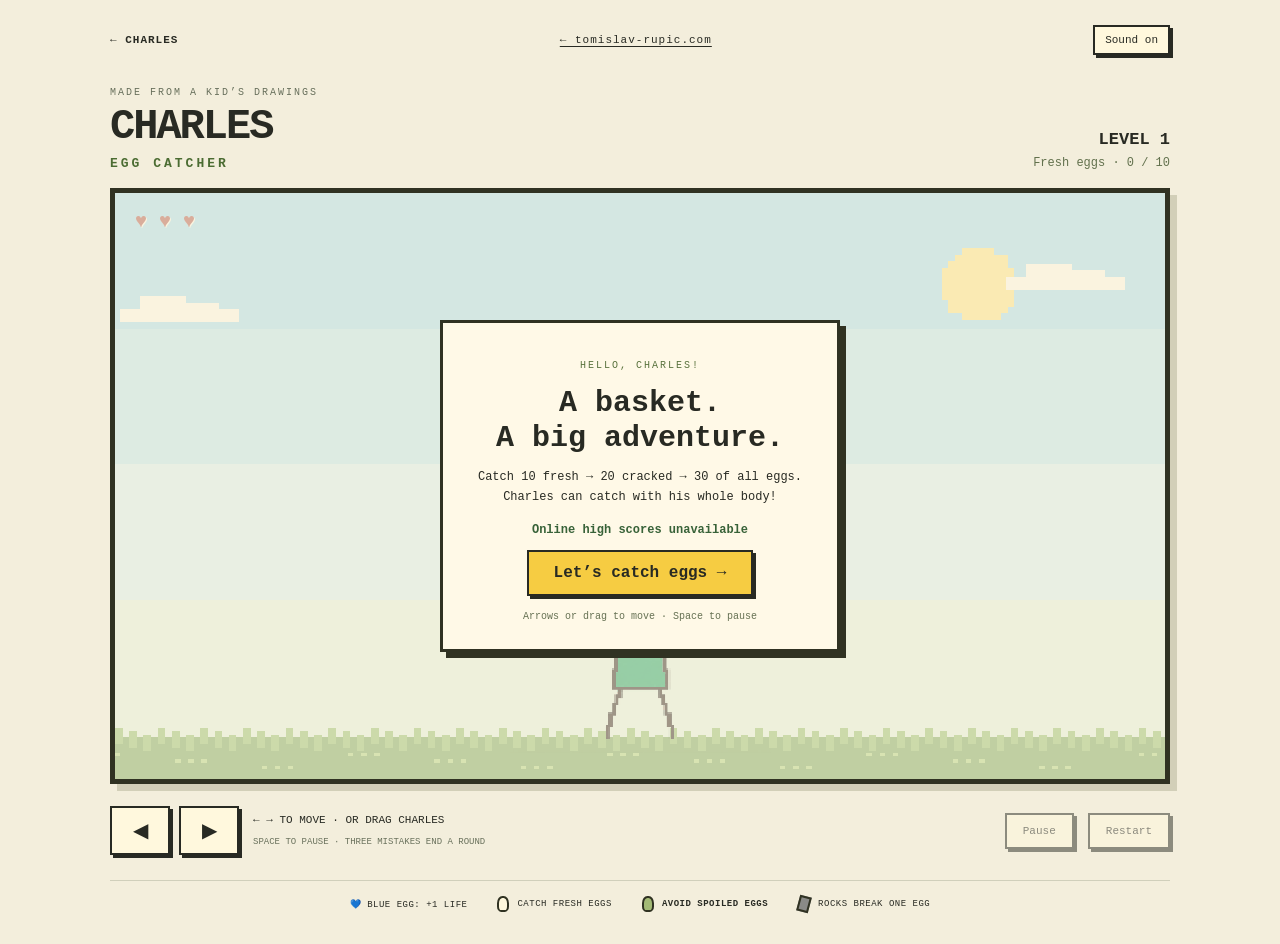
<file: index.html>
<!doctype html>
<html lang="en">
<head>
 <meta charset="utf-8"><meta name="viewport" content="width=device-width, initial-scale=1, viewport-fit=cover">
 <title>Charles · Egg catcher · PXL/01</title>
 <meta name="description" content="Catch eggs, dodge mischievous enemies, and chase the world high score. A free pixel-art game made from a kid’s drawings.">
 <link rel="canonical" href="https://tomislavrupic.github.io/charles-egg-catcher/">
 <meta property="og:type" content="website">
 <meta property="og:site_name" content="Charles · PXL/01">
 <meta property="og:title" content="Charles · Egg Catcher">
 <meta property="og:description" content="Catch eggs. Chase high scores. Play the free pixel-art game made from a kid’s drawings.">
 <meta property="og:url" content="https://tomislavrupic.github.io/charles-egg-catcher/">
 <meta property="og:image" content="https://tomislavrupic.github.io/charles-egg-catcher/assets/charles/share-banner-v1.png">
 <meta property="og:image:secure_url" content="https://tomislavrupic.github.io/charles-egg-catcher/assets/charles/share-banner-v1.png">
 <meta property="og:image:type" content="image/png">
 <meta property="og:image:width" content="1734">
 <meta property="og:image:height" content="907">
 <meta property="og:image:alt" content="Charles smiling beneath a basket of eggs and a glowing blue life egg, beside the title Charles Egg Catcher in a pixel-art sunset.">
 <meta name="twitter:card" content="summary_large_image">
 <meta name="twitter:title" content="Charles · Egg Catcher">
 <meta name="twitter:description" content="Catch eggs. Chase high scores. Play free!">
 <meta name="twitter:image" content="https://tomislavrupic.github.io/charles-egg-catcher/assets/charles/share-banner-v1.png">
 <meta name="twitter:image:alt" content="Charles Egg Catcher: smiling Charles, an egg basket, and a glowing blue egg against a pixel-art sunset.">
 <link rel="icon" type="image/png" href="assets/charles/app-icon-v3.png">
 <link rel="apple-touch-icon" href="assets/charles/app-icon-v3.png">
 <link rel="stylesheet" href="prototype/charles.css">
</head>
<body>
 <main>
  <header><a href="./" aria-label="Restart Charles">← CHARLES</a><a class="pixel-records-home-link" href="https://tomislav-rupic.com/" style="display:inline-flex;align-items:center;min-height:44px;padding:8px 12px;color:inherit;text-decoration:underline;text-underline-offset:3px;font:inherit">← tomislav-rupic.com</a><button id="sound" aria-pressed="false">Sound on</button></header>
  <div class="heading"><div><p>MADE FROM A KID’S DRAWINGS</p><h1>CHARLES<span>EGG CATCHER</span></h1></div><div class="round-info"><b id="level">LEVEL 1</b><span id="time">Fresh eggs · 0 / 10</span></div></div>
  <section class="stage" aria-label="Charles egg-catching game">
   <canvas id="game" width="960" height="540" tabindex="0" aria-label="Move Charles left and right to catch fresh eggs and avoid spoiled eggs and rocks"></canvas>
   <div class="hud"><span id="lives" aria-label="3 chances remaining">♥ ♥ ♥</span><span id="message" role="status" aria-live="polite"></span></div>
   <div id="slow" role="status" hidden></div>
   <div id="overlay"><div class="card"><p id="eyebrow">HELLO, CHARLES!</p><h2 id="headline">A basket.<br>A big adventure.</h2><p id="description">Catch 10 fresh → 20 cracked → 30 of all eggs.<br>Charles can catch with his whole body!</p><p id="record" aria-live="polite">Loading high scores…</p><section id="high-scores" hidden aria-label="Online high scores"><h3>WORLD TOP 10</h3><ol id="score-list"></ol><p id="scores-status" role="status"></p><form id="score-form" hidden><label for="player-name">Your nickname</label><div class="score-entry"><input id="player-name" name="nickname" maxlength="16" required autocomplete="nickname" placeholder="Charles" enterkeyhint="done"><button id="save-score" type="submit">Save score</button></div><p class="small">Your nickname and score will be public.</p></form></section><button id="start" disabled>Loading Charles…</button><p class="small" id="load-status">Preparing your drawings</p></div></div>
  </section>
  <footer><div class="move-buttons"><button id="left" aria-label="Move left">◀</button><button id="right" aria-label="Move right">▶</button></div><p>← → TO MOVE · OR DRAG CHARLES<br><span>SPACE TO PAUSE · THREE MISTAKES END A ROUND</span></p><button id="pause" disabled>Pause</button><button id="restart" disabled>Restart</button></footer>
  <div class="legend"><span>💙 BLUE EGG: +1 LIFE</span><span><i class="egg"></i> CATCH FRESH EGGS</span><span><i class="egg spoiled"></i> <b id="spoiled-rule">AVOID SPOILED EGGS</b></span><span><i class="rock"></i> ROCKS BREAK ONE EGG</span></div>
 </main>
 <script type="module" src="prototype/charles.mjs"></script>
</body>
</html>
</file>
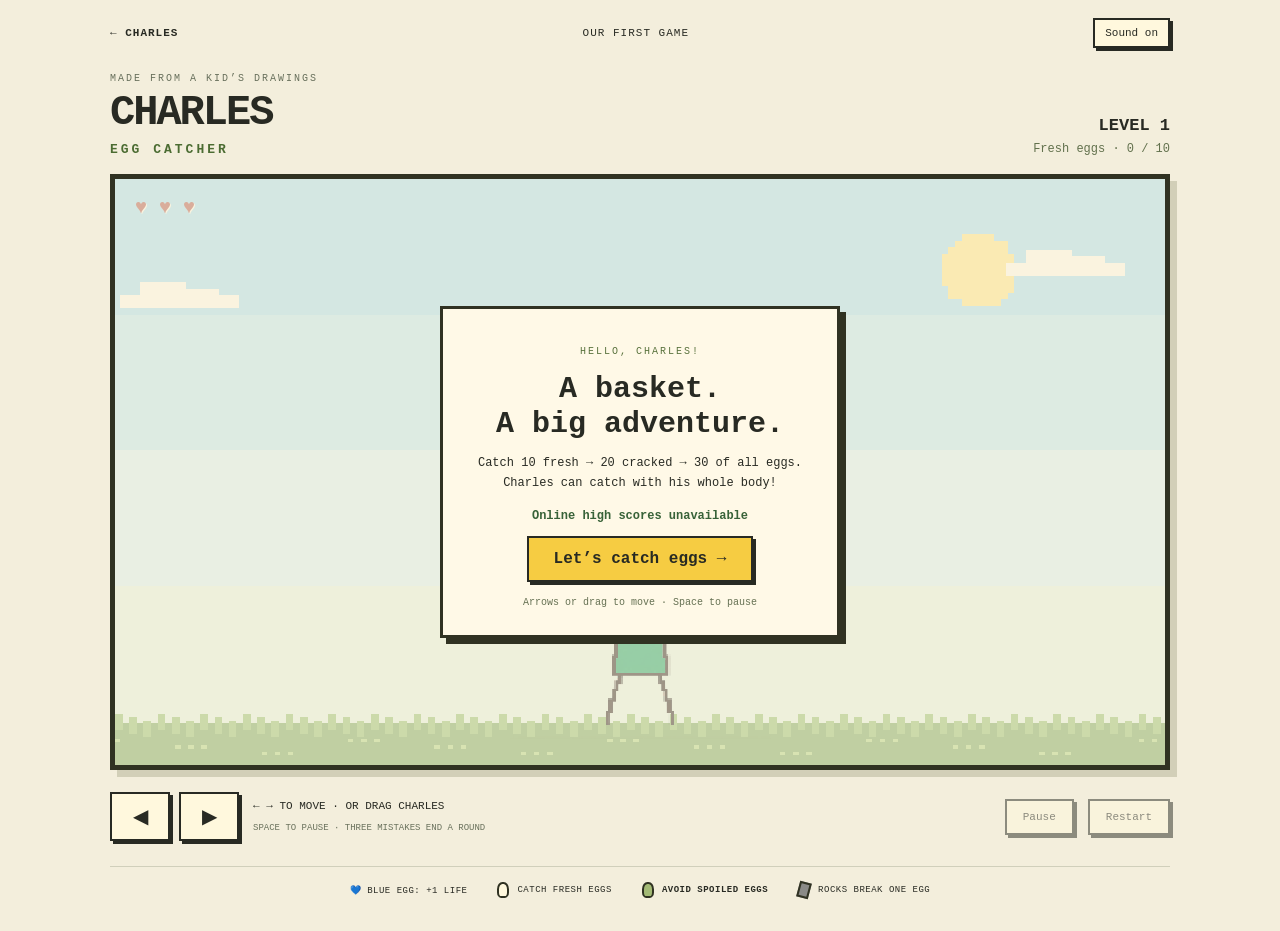
<file: charles.html>
<!doctype html>
<html lang="en">
<head>
 <meta charset="utf-8"><meta name="viewport" content="width=device-width, initial-scale=1, viewport-fit=cover">
 <title>Charles · Egg catcher · PXL/01</title>
 <meta name="description" content="Catch eggs, dodge mischievous enemies, and chase the world high score. A free pixel-art game made from a kid’s drawings.">
 <link rel="canonical" href="https://tomislavrupic.github.io/charles-egg-catcher/">
 <meta property="og:type" content="website">
 <meta property="og:site_name" content="Charles · PXL/01">
 <meta property="og:title" content="Charles · Egg Catcher">
 <meta property="og:description" content="Catch eggs. Chase high scores. Play the free pixel-art game made from a kid’s drawings.">
 <meta property="og:url" content="https://tomislavrupic.github.io/charles-egg-catcher/">
 <meta property="og:image" content="https://tomislavrupic.github.io/charles-egg-catcher/assets/charles/share-banner-v1.png">
 <meta property="og:image:secure_url" content="https://tomislavrupic.github.io/charles-egg-catcher/assets/charles/share-banner-v1.png">
 <meta property="og:image:type" content="image/png">
 <meta property="og:image:width" content="1734">
 <meta property="og:image:height" content="907">
 <meta property="og:image:alt" content="Charles smiling beneath a basket of eggs and a glowing blue life egg, beside the title Charles Egg Catcher in a pixel-art sunset.">
 <meta name="twitter:card" content="summary_large_image">
 <meta name="twitter:title" content="Charles · Egg Catcher">
 <meta name="twitter:description" content="Catch eggs. Chase high scores. Play free!">
 <meta name="twitter:image" content="https://tomislavrupic.github.io/charles-egg-catcher/assets/charles/share-banner-v1.png">
 <meta name="twitter:image:alt" content="Charles Egg Catcher: smiling Charles, an egg basket, and a glowing blue egg against a pixel-art sunset.">
 <link rel="icon" type="image/png" href="assets/charles/app-icon-v3.png">
 <link rel="apple-touch-icon" href="assets/charles/app-icon-v3.png">
 <link rel="stylesheet" href="prototype/charles.css">
</head>
<body>
 <main>
  <header><a href="./" aria-label="Restart Charles">← CHARLES</a><span>OUR FIRST GAME</span><button id="sound" aria-pressed="false">Sound on</button></header>
  <div class="heading"><div><p>MADE FROM A KID’S DRAWINGS</p><h1>CHARLES<span>EGG CATCHER</span></h1></div><div class="round-info"><b id="level">LEVEL 1</b><span id="time">Fresh eggs · 0 / 10</span></div></div>
  <section class="stage" aria-label="Charles egg-catching game">
   <canvas id="game" width="960" height="540" tabindex="0" aria-label="Move Charles left and right to catch fresh eggs and avoid spoiled eggs and rocks"></canvas>
   <div class="hud"><span id="lives" aria-label="3 chances remaining">♥ ♥ ♥</span><span id="message" role="status" aria-live="polite"></span></div>
   <div id="slow" role="status" hidden></div>
   <div id="overlay"><div class="card"><p id="eyebrow">HELLO, CHARLES!</p><h2 id="headline">A basket.<br>A big adventure.</h2><p id="description">Catch 10 fresh → 20 cracked → 30 of all eggs.<br>Charles can catch with his whole body!</p><p id="record" aria-live="polite">Loading high scores…</p><section id="high-scores" hidden aria-label="Online high scores"><h3>WORLD TOP 10</h3><ol id="score-list"></ol><p id="scores-status" role="status"></p><form id="score-form" hidden><label for="player-name">Your nickname</label><div class="score-entry"><input id="player-name" name="nickname" maxlength="16" required autocomplete="nickname" placeholder="Charles" enterkeyhint="done"><button id="save-score" type="submit">Save score</button></div><p class="small">Your nickname and score will be public.</p></form></section><button id="start" disabled>Loading Charles…</button><p class="small" id="load-status">Preparing your drawings</p></div></div>
  </section>
  <footer><div class="move-buttons"><button id="left" aria-label="Move left">◀</button><button id="right" aria-label="Move right">▶</button></div><p>← → TO MOVE · OR DRAG CHARLES<br><span>SPACE TO PAUSE · THREE MISTAKES END A ROUND</span></p><button id="pause" disabled>Pause</button><button id="restart" disabled>Restart</button></footer>
  <div class="legend"><span>💙 BLUE EGG: +1 LIFE</span><span><i class="egg"></i> CATCH FRESH EGGS</span><span><i class="egg spoiled"></i> <b id="spoiled-rule">AVOID SPOILED EGGS</b></span><span><i class="rock"></i> ROCKS BREAK ONE EGG</span></div>
 </main>
 <script type="module" src="prototype/charles.mjs"></script>
</body>
</html>
</file>
<file: prototype/charles.css>
:root{font-family:ui-monospace,SFMono-Regular,Menlo,Consolas,monospace;color:#282a23;background:#f3eedc;font-synthesis:none}*{box-sizing:border-box}body{margin:0}button,a{-webkit-tap-highlight-color:transparent}button{font:inherit;cursor:pointer;color:inherit;border:2px solid #282a23;background:#fff8dd;padding:10px 16px;box-shadow:3px 3px 0 #282a23}button:active{transform:translate(2px,2px);box-shadow:1px 1px 0 #282a23}button:disabled{opacity:.5;cursor:default}button:focus-visible,a:focus-visible,canvas:focus-visible{outline:3px solid #2365bb;outline-offset:4px}main{max-width:1120px;margin:auto;padding:18px 30px}header{display:flex;align-items:center;justify-content:space-between;gap:15px;font-size:11px;letter-spacing:1px}header a{color:inherit;text-decoration:none;font-weight:bold}header button{font-size:11px;padding:7px 10px}.heading{display:flex;align-items:flex-end;justify-content:space-between;margin:25px 0 18px;gap:15px}.heading p{font-size:10px;letter-spacing:2px;margin:0 0 8px;color:#68705c}h1{font-size:42px;letter-spacing:-2px;line-height:1;margin:0}h1 span{font-size:13px;letter-spacing:3px;display:block;margin-top:9px;color:#4b6c32}.round-info{text-align:right;font-size:12px}.round-info b,.round-info span{display:block}.round-info b{font-size:17px}.round-info span{margin-top:7px;color:#62714d}.stage{position:relative;border:5px solid #303222;box-shadow:7px 7px 0 #d2cfb8;background:#fff4d2;aspect-ratio:16/9;overflow:hidden}canvas{display:block;width:100%;height:100%;image-rendering:pixelated;touch-action:none}.hud{position:absolute;top:17px;left:20px;right:20px;display:flex;justify-content:space-between;gap:10px;pointer-events:none;font-weight:bold;font-size:20px;color:#aa4336;text-shadow:1px 1px #fff9e4}#message{font-size:12px;color:#344426;max-width:65%;text-align:right}#overlay{position:absolute;inset:0;display:grid;place-items:center;background:#f7f0db9c}#overlay[hidden]{display:none}.card{text-align:center;background:#fff9e7;border:3px solid #303222;box-shadow:6px 6px 0 #303222;padding:24px 35px;max-width:92%}.card>p:first-child{font-size:10px;letter-spacing:2px;color:#59723d}.card h2{font-size:30px;line-height:1.15;margin:12px 0}.card p{font-size:12px;line-height:1.7}.card button{background:#f6cc42;font-weight:bold;padding:12px 25px}.card .small{font-size:10px;margin:12px 0 0;color:#667153}footer{display:flex;align-items:center;gap:14px;padding-top:22px}footer p{font-size:11px;line-height:1.9;flex:1;margin:0}footer p span{font-size:9px;color:#69715c}.move-buttons{display:flex;gap:9px}.move-buttons button{font-size:20px;width:60px;touch-action:none;user-select:none}footer>button{font-size:11px}.legend{display:flex;justify-content:center;gap:30px;margin-top:25px;padding:15px 0;border-top:1px solid #d0cfbb;font-size:9px;letter-spacing:.5px}.legend span{display:flex;align-items:center;gap:8px}.legend i{display:inline-block;width:12px;height:16px;border:2px solid #303222;background:#fff8dd;border-radius:45% 45% 35% 35%}.legend .spoiled{background:#a3ba75}.legend .rock{background:#8a8a87;border-radius:0;transform:rotate(15deg)}@media(max-width:650px){main{padding:12px}.heading{margin:22px 0 14px}h1{font-size:30px}header>span{display:none}.heading p{font-size:8px;letter-spacing:1px}h1 span{font-size:10px}.round-info{font-size:9px}.round-info b{font-size:12px}.stage{aspect-ratio:4/3}canvas{object-fit:fill}.card{padding:12px 16px}.card h2{font-size:23px}.card p{font-size:10px}.hud{top:10px;left:10px;right:10px;font-size:15px}#message{font-size:9px}footer{gap:10px;flex-wrap:wrap;padding-top:17px}footer p{min-width:160px;font-size:9px}.move-buttons button{width:48px;padding:7px}.legend{gap:15px;flex-wrap:wrap;font-size:8px;margin-top:18px}}

@media(max-width:650px){canvas{object-fit:contain}}

#slow{position:absolute;left:18px;top:50px;padding:7px 10px;background:#b7de79;color:#223525;border:2px solid #344828;font-size:11px;font-weight:bold;pointer-events:none}#slow[hidden]{display:none}

/* Native iPad game: edge-to-edge playfield with opposite thumb controls. */
html.ipad-game, .ipad-game body{width:100%;height:100%;overflow:hidden;background:#303222}
.ipad-game main{max-width:none;width:100%;height:100dvh;margin:0;padding:0}
.ipad-game .stage{position:fixed;inset:0;width:100%;height:100%;aspect-ratio:auto;border:0;box-shadow:none}
.ipad-game canvas{object-fit:fill}
.ipad-game header{position:fixed;z-index:5;top:max(12px,env(safe-area-inset-top));left:max(16px,env(safe-area-inset-left));right:max(16px,env(safe-area-inset-right));pointer-events:none}
.ipad-game header>a,.ipad-game header>button{pointer-events:auto;background:#fff8dd;border:2px solid #282a23;padding:12px 16px;font-size:14px;min-height:48px}
.ipad-game header>span,.ipad-game .heading>div:first-child,.ipad-game .legend,.ipad-game footer>p{display:none}
.ipad-game .heading{margin:0;display:contents}
.ipad-game .round-info{position:fixed;z-index:4;top:max(14px,env(safe-area-inset-top));left:50%;transform:translateX(-50%);text-align:center;background:#fff8ddd9;border:2px solid #303222;padding:8px 16px;pointer-events:none}
.ipad-game .round-info b{font-size:17px}.ipad-game .round-info span{font-size:13px;margin-top:4px;color:#344426}
.ipad-game .hud{top:82px;left:24px;right:24px;font-size:25px}.ipad-game #message{font-size:14px}.ipad-game #slow{top:120px}
.ipad-game footer,.ipad-game .move-buttons{display:contents}
.ipad-game .move-buttons button{position:fixed;z-index:5;bottom:max(24px,env(safe-area-inset-bottom));width:clamp(112px,14vw,180px);height:clamp(108px,18vh,156px);font-size:48px;background:#f6cc42e8;border:4px solid #303222;box-shadow:5px 5px 0 #303222;border-radius:16px;touch-action:none;-webkit-user-select:none;user-select:none}
.ipad-game #left{left:max(24px,env(safe-area-inset-left))}.ipad-game #right{right:max(24px,env(safe-area-inset-right))}
.ipad-game #pause,.ipad-game #restart{position:fixed;z-index:5;bottom:max(26px,env(safe-area-inset-bottom));min-width:94px;min-height:48px;font-size:14px;background:#fff8dde8}
.ipad-game #pause{right:calc(50% + 8px)}.ipad-game #restart{left:calc(50% + 8px)}
.ipad-game .card{max-width:min(600px,86vw);padding:24px 32px}.ipad-game .card h2{font-size:32px}.ipad-game .card p{font-size:14px}
.ipad-game body:has(#overlay:not([hidden])) .move-buttons button{visibility:hidden}

.ipad-game body{-webkit-touch-callout:none;-webkit-user-select:none;user-select:none}

#record{font-size:12px;font-weight:bold;color:#386238;margin:10px 0}
#high-scores[hidden],#score-form[hidden]{display:none}
#high-scores{margin:12px auto 18px;max-width:340px;text-align:left}#high-scores h3{text-align:center;font-size:13px;letter-spacing:2px;margin:8px 0}
#score-list{margin:8px 0;padding-left:28px;max-height:140px;overflow:auto;font-size:13px;line-height:1.7}#score-list li{padding-left:6px}#score-list li span{display:inline-block;max-width:75%;overflow:hidden;vertical-align:bottom;text-overflow:ellipsis}#score-list li b{float:right;margin-left:12px}
#score-form label{display:block;font-size:12px;margin-bottom:6px}.score-entry{display:flex;gap:8px}.score-entry input{min-width:0;width:100%;border:2px solid #303222;background:#fffdf3;padding:10px;font:inherit;font-size:16px;color:#282a23;-webkit-user-select:text;user-select:text;-webkit-touch-callout:default}.score-entry button{font-size:12px;white-space:nowrap;padding:8px 10px}
#scores-status{font-size:12px;line-height:1.4;margin:7px 0}.card{max-height:94%;overflow:auto}.ipad-game .card{max-height:calc(100dvh - 110px);overflow:auto}.ipad-game .card:has(#high-scores:not([hidden])){padding:12px 24px}.ipad-game .card:has(#high-scores:not([hidden])) h2{font-size:26px;margin:7px 0}.ipad-game .card #record{font-size:12px}.ipad-game .card #scores-status{font-size:12px}
</file>
